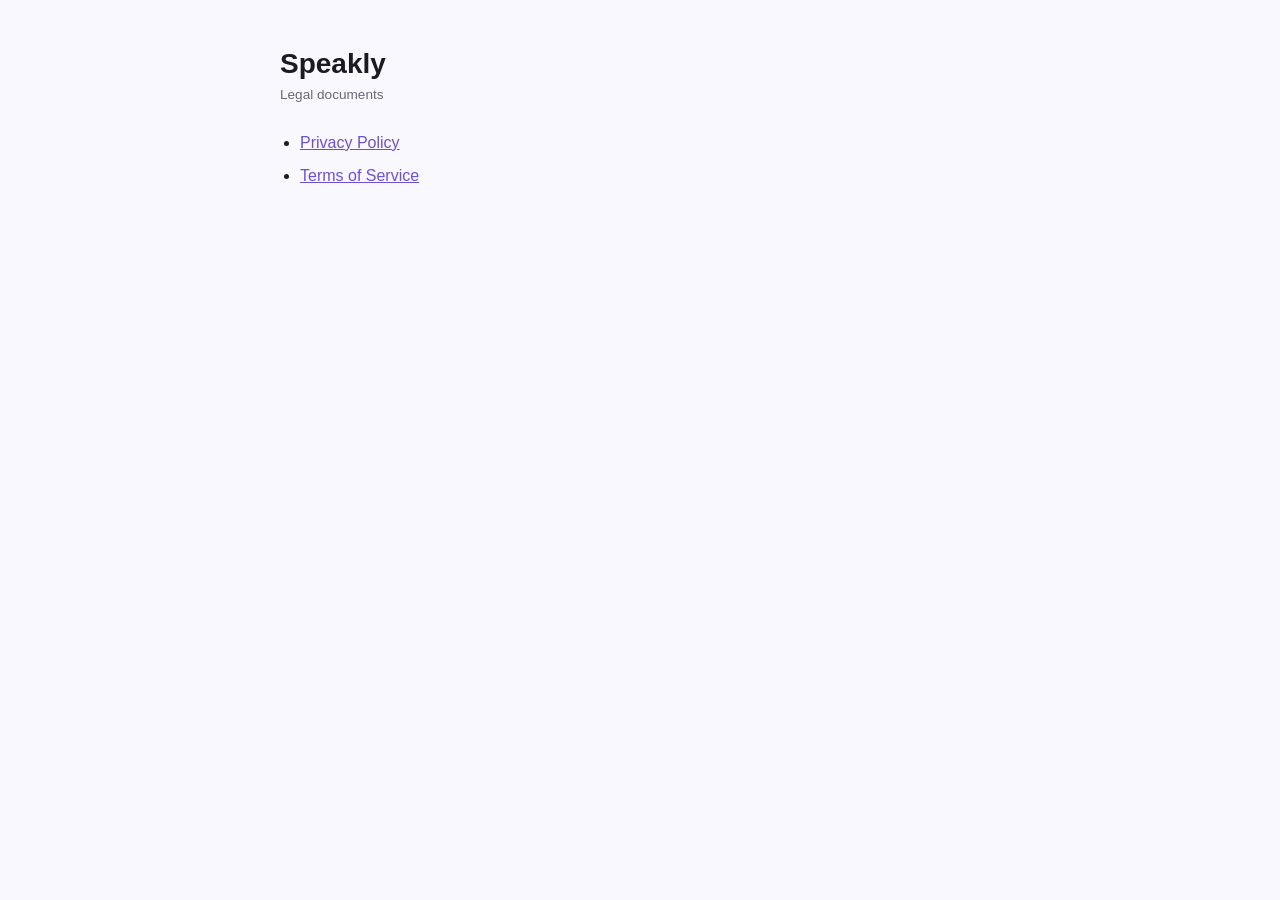
<file: index.html>
<!doctype html>
<html lang="en">
<head>
<meta charset="utf-8">
<meta name="viewport" content="width=device-width, initial-scale=1">
<title>Speakly — Legal</title>
<link rel="stylesheet" href="styles.css">
</head>
<body>
<div class="wrap">
<h1>Speakly</h1>
<p class="updated">Legal documents</p>
<ul>
<li><a href="privacy.html">Privacy Policy</a></li>
<li><a href="terms.html">Terms of Service</a></li>
</ul>
</div>
</body>
</html>
</file>
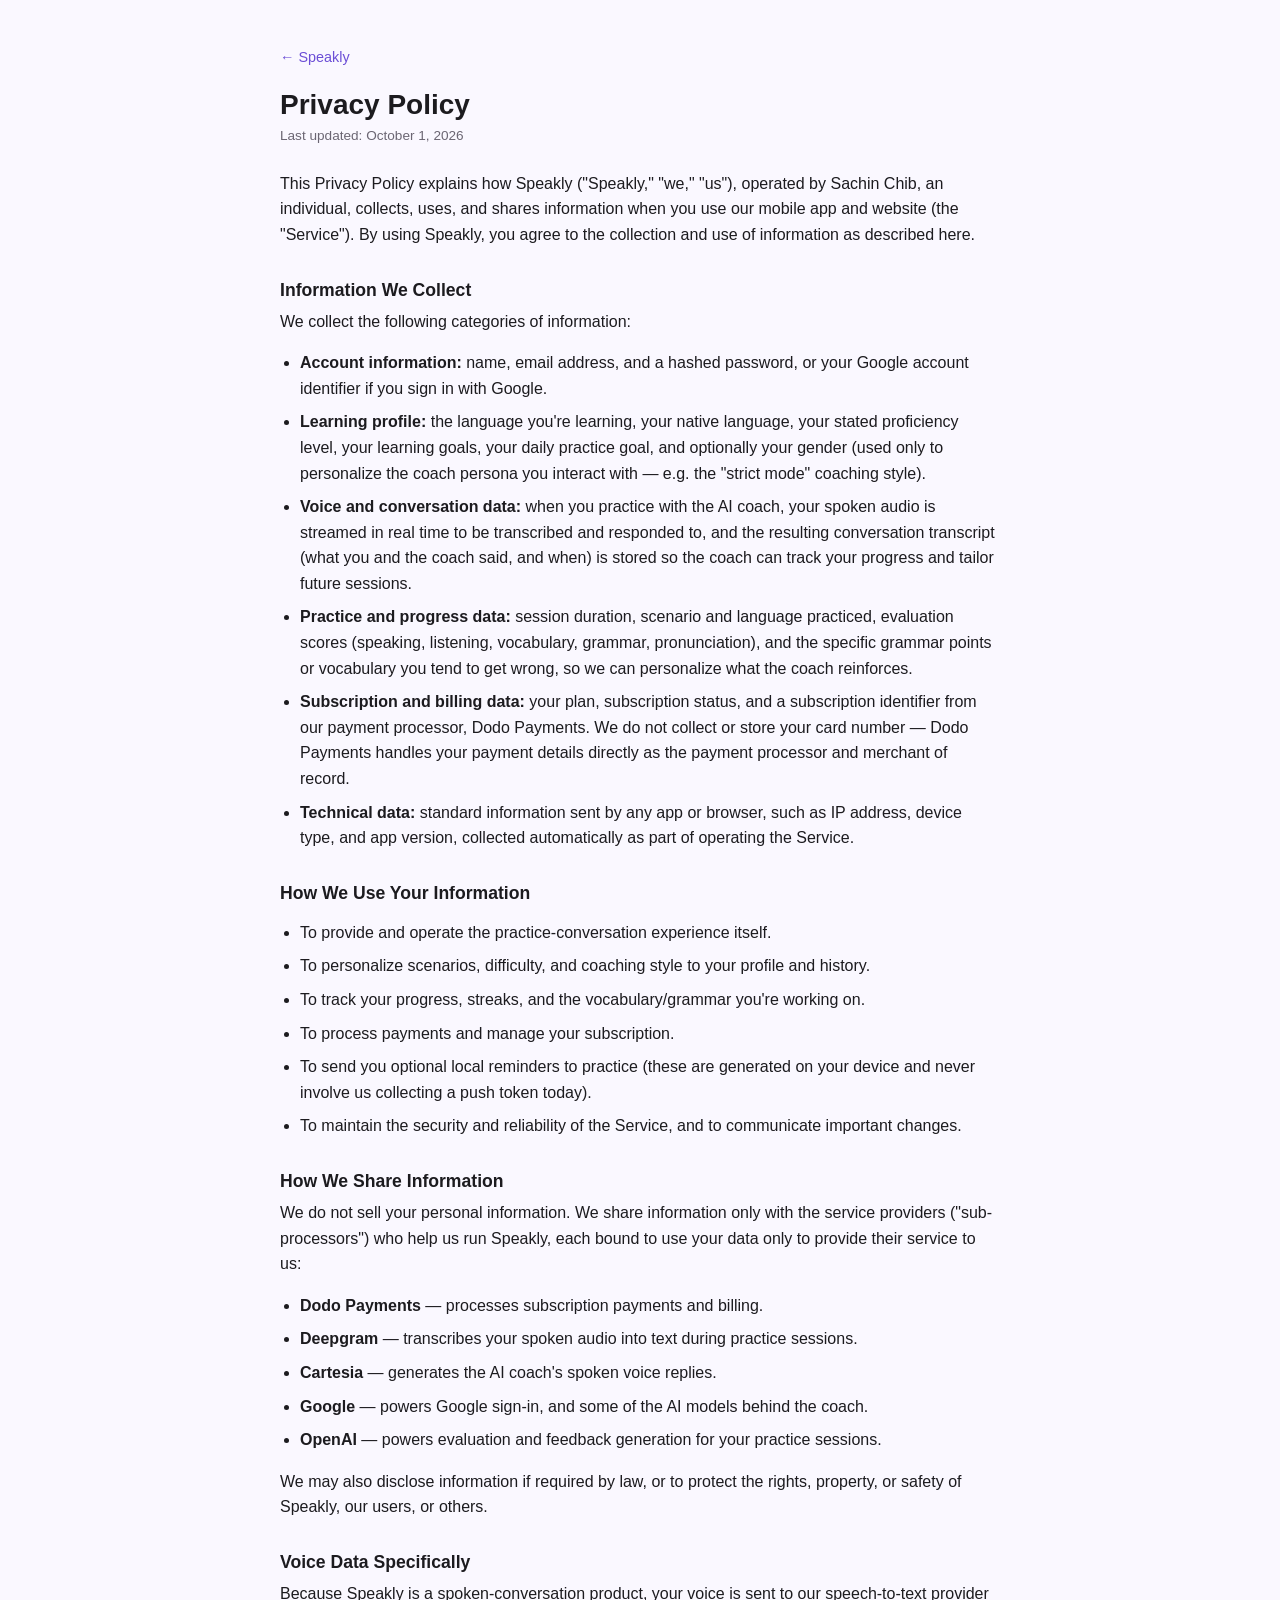
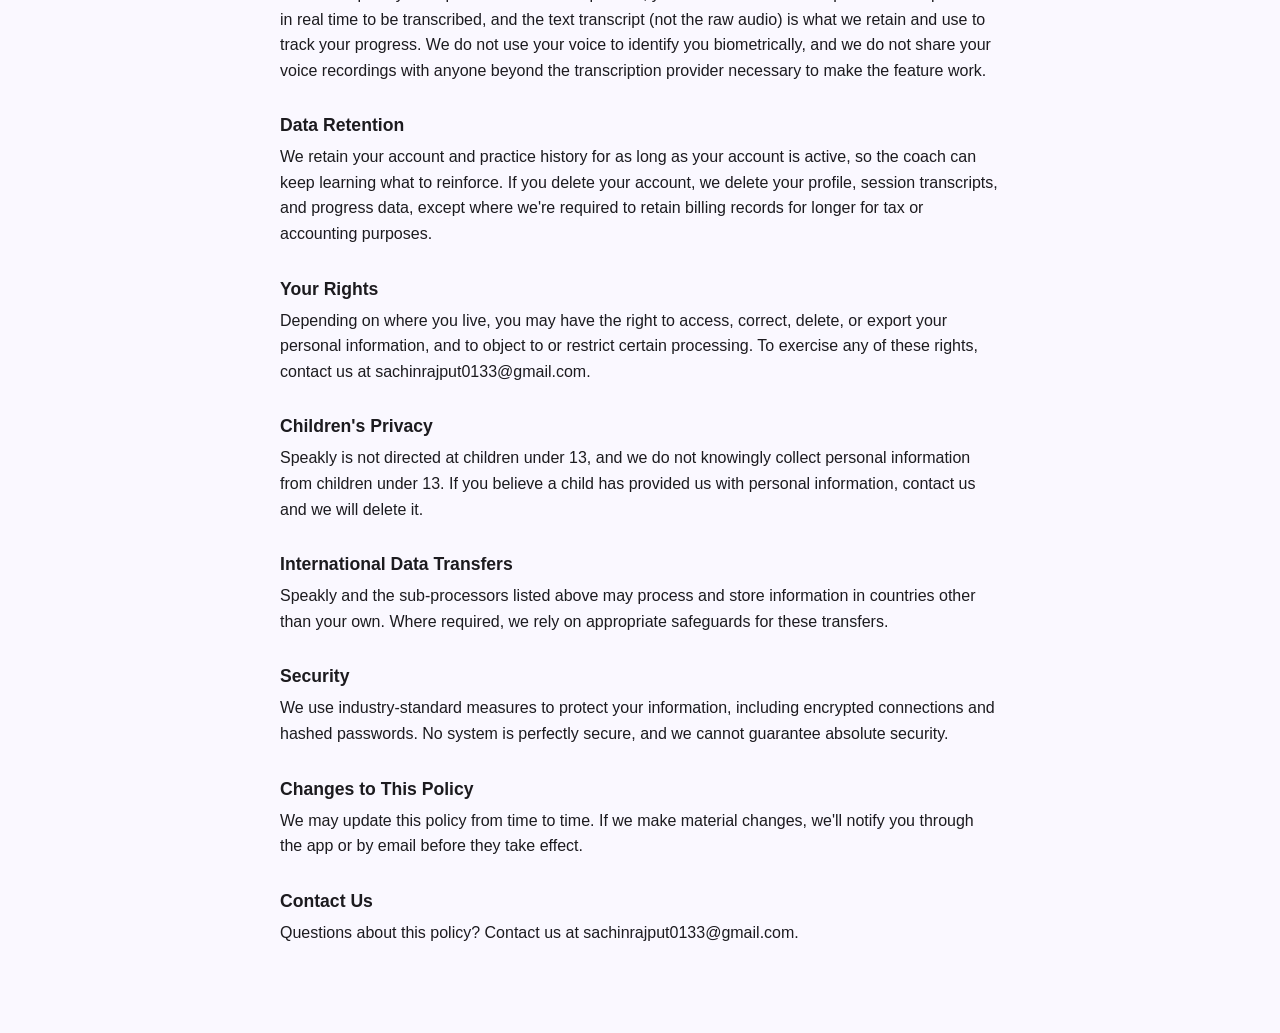
<file: privacy.html>
<!doctype html>
<html lang="en">
<head>
<meta charset="utf-8">
<meta name="viewport" content="width=device-width, initial-scale=1">
<title>Privacy Policy — Speakly</title>
<link rel="stylesheet" href="styles.css">
</head>
<body>
<div class="wrap">
<a class="back" href="index.html">&larr; Speakly</a>
<h1>Privacy Policy</h1>
<p class="updated">Last updated: October 1, 2026</p>

<p>This Privacy Policy explains how Speakly ("Speakly," "we," "us"), operated by
Sachin Chib, an individual, collects, uses, and shares information when you use our mobile app and website (the "Service").
By using Speakly, you agree to the collection and use of information as described here.</p>

<h2>Information We Collect</h2>
<p>We collect the following categories of information:</p>
<ul>
<li><strong>Account information:</strong> name, email address, and a hashed password, or your Google account identifier if you sign in with Google.</li>
<li><strong>Learning profile:</strong> the language you're learning, your native language, your stated proficiency level, your learning goals, your daily practice goal, and optionally your gender (used only to personalize the coach persona you interact with — e.g. the "strict mode" coaching style).</li>
<li><strong>Voice and conversation data:</strong> when you practice with the AI coach, your spoken audio is streamed in real time to be transcribed and responded to, and the resulting conversation transcript (what you and the coach said, and when) is stored so the coach can track your progress and tailor future sessions.</li>
<li><strong>Practice and progress data:</strong> session duration, scenario and language practiced, evaluation scores (speaking, listening, vocabulary, grammar, pronunciation), and the specific grammar points or vocabulary you tend to get wrong, so we can personalize what the coach reinforces.</li>
<li><strong>Subscription and billing data:</strong> your plan, subscription status, and a subscription identifier from our payment processor, Dodo Payments. We do not collect or store your card number — Dodo Payments handles your payment details directly as the payment processor and merchant of record.</li>
<li><strong>Technical data:</strong> standard information sent by any app or browser, such as IP address, device type, and app version, collected automatically as part of operating the Service.</li>
</ul>

<h2>How We Use Your Information</h2>
<ul>
<li>To provide and operate the practice-conversation experience itself.</li>
<li>To personalize scenarios, difficulty, and coaching style to your profile and history.</li>
<li>To track your progress, streaks, and the vocabulary/grammar you're working on.</li>
<li>To process payments and manage your subscription.</li>
<li>To send you optional local reminders to practice (these are generated on your device and never involve us collecting a push token today).</li>
<li>To maintain the security and reliability of the Service, and to communicate important changes.</li>
</ul>

<h2>How We Share Information</h2>
<p>We do not sell your personal information. We share information only with the service providers ("sub-processors") who help us run Speakly, each bound to use your data only to provide their service to us:</p>
<ul>
<li><strong>Dodo Payments</strong> — processes subscription payments and billing.</li>
<li><strong>Deepgram</strong> — transcribes your spoken audio into text during practice sessions.</li>
<li><strong>Cartesia</strong> — generates the AI coach's spoken voice replies.</li>
<li><strong>Google</strong> — powers Google sign-in, and some of the AI models behind the coach.</li>
<li><strong>OpenAI</strong> — powers evaluation and feedback generation for your practice sessions.</li>
</ul>
<p>We may also disclose information if required by law, or to protect the rights, property, or safety of Speakly, our users, or others.</p>

<h2>Voice Data Specifically</h2>
<p>Because Speakly is a spoken-conversation product, your voice is sent to our speech-to-text provider in real time to be transcribed, and the text transcript (not the raw audio) is what we retain and use to track your progress. We do not use your voice to identify you biometrically, and we do not share your voice recordings with anyone beyond the transcription provider necessary to make the feature work.</p>

<h2>Data Retention</h2>
<p>We retain your account and practice history for as long as your account is active, so the coach can keep learning what to reinforce. If you delete your account, we delete your profile, session transcripts, and progress data, except where we're required to retain billing records for longer for tax or accounting purposes.</p>

<h2>Your Rights</h2>
<p>Depending on where you live, you may have the right to access, correct, delete, or export your personal information, and to object to or restrict certain processing. To exercise any of these rights, contact us at sachinrajput0133@gmail.com.</p>

<h2>Children's Privacy</h2>
<p>Speakly is not directed at children under 13, and we do not knowingly collect personal information from children under 13. If you believe a child has provided us with personal information, contact us and we will delete it.</p>

<h2>International Data Transfers</h2>
<p>Speakly and the sub-processors listed above may process and store information in countries other than your own. Where required, we rely on appropriate safeguards for these transfers.</p>

<h2>Security</h2>
<p>We use industry-standard measures to protect your information, including encrypted connections and hashed passwords. No system is perfectly secure, and we cannot guarantee absolute security.</p>

<h2>Changes to This Policy</h2>
<p>We may update this policy from time to time. If we make material changes, we'll notify you through the app or by email before they take effect.</p>

<h2>Contact Us</h2>
<p>Questions about this policy? Contact us at sachinrajput0133@gmail.com.</p>
</div>
</body>
</html>
</file>
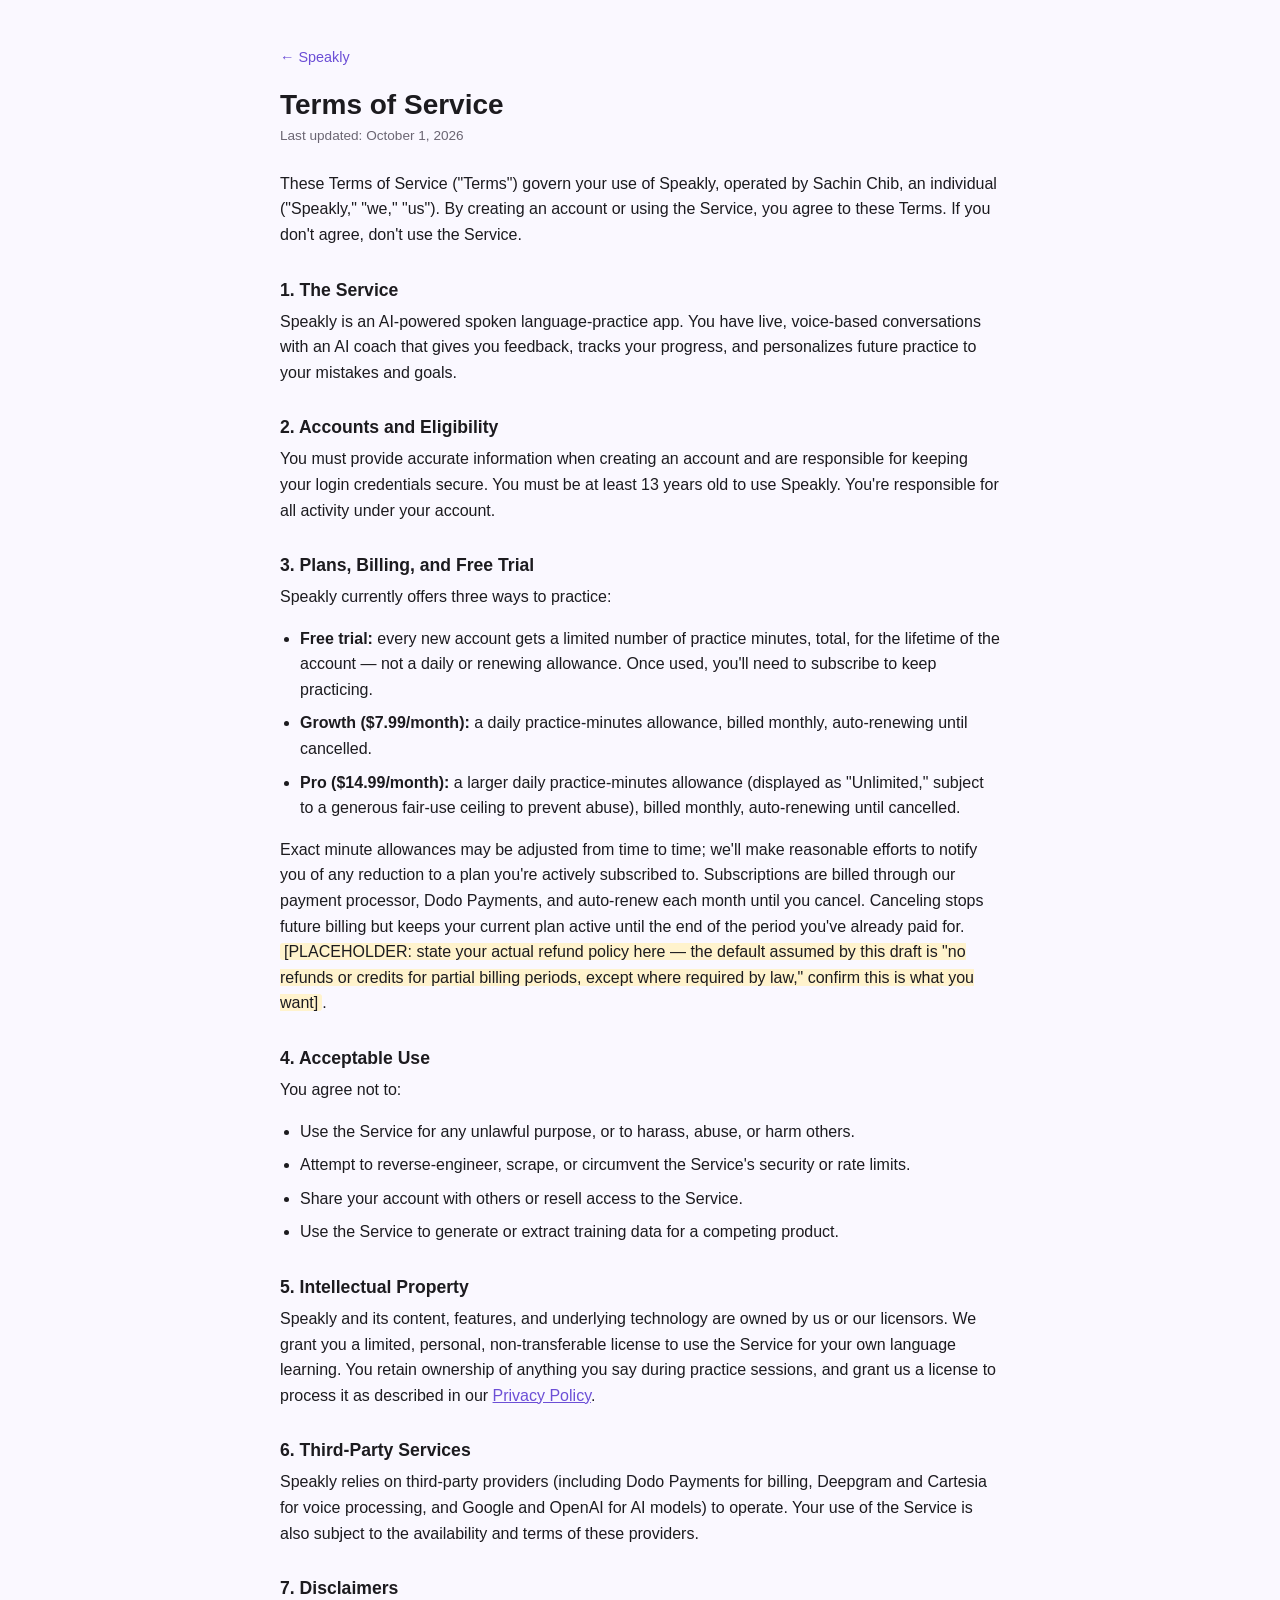
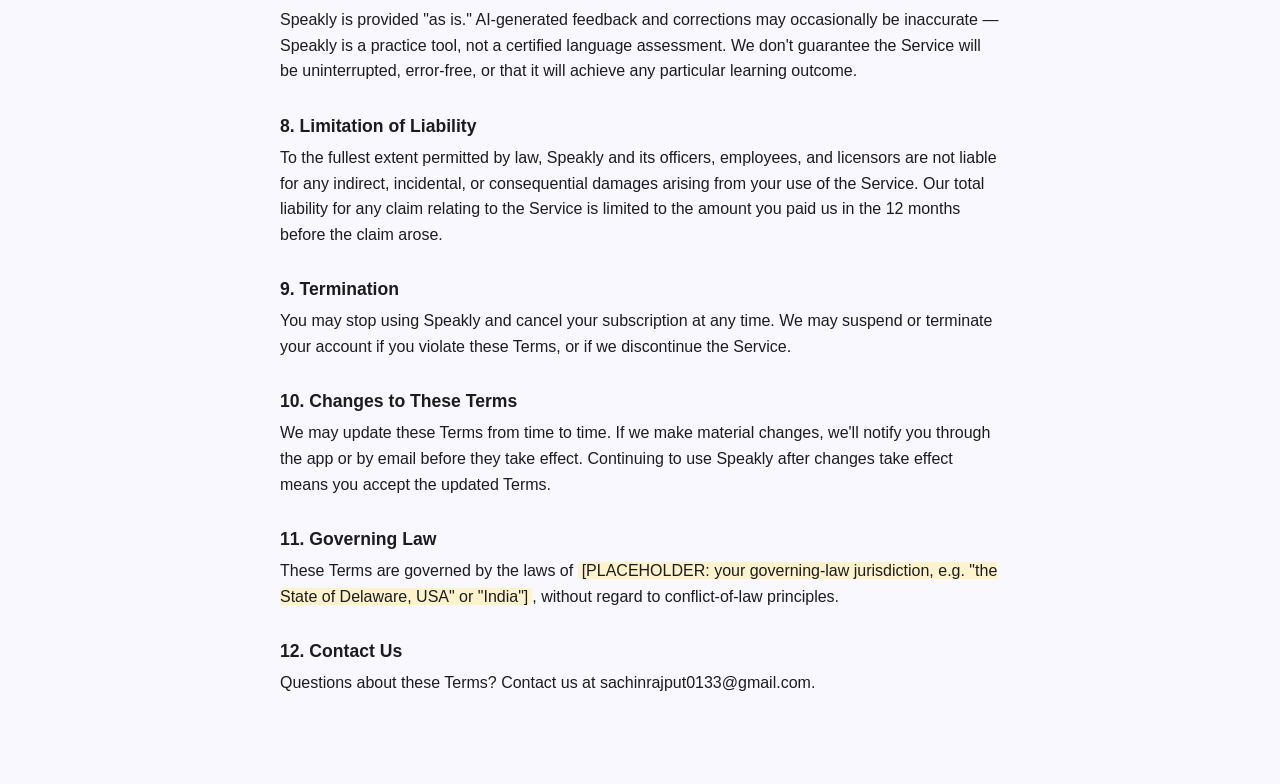
<file: terms.html>
<!doctype html>
<html lang="en">
<head>
<meta charset="utf-8">
<meta name="viewport" content="width=device-width, initial-scale=1">
<title>Terms of Service — Speakly</title>
<link rel="stylesheet" href="styles.css">
</head>
<body>
<div class="wrap">
<a class="back" href="index.html">&larr; Speakly</a>
<h1>Terms of Service</h1>
<p class="updated">Last updated: October 1, 2026</p>

<p>These Terms of Service ("Terms") govern your use of Speakly, operated by
Sachin Chib, an individual ("Speakly," "we," "us").
By creating an account or using the Service, you agree to these Terms. If you don't agree, don't use the Service.</p>

<h2>1. The Service</h2>
<p>Speakly is an AI-powered spoken language-practice app. You have live, voice-based conversations with an AI coach that gives you feedback, tracks your progress, and personalizes future practice to your mistakes and goals.</p>

<h2>2. Accounts and Eligibility</h2>
<p>You must provide accurate information when creating an account and are responsible for keeping your login credentials secure. You must be at least 13 years old to use Speakly. You're responsible for all activity under your account.</p>

<h2>3. Plans, Billing, and Free Trial</h2>
<p>Speakly currently offers three ways to practice:</p>
<ul>
<li><strong>Free trial:</strong> every new account gets a limited number of practice minutes, total, for the lifetime of the account — not a daily or renewing allowance. Once used, you'll need to subscribe to keep practicing.</li>
<li><strong>Growth ($7.99/month):</strong> a daily practice-minutes allowance, billed monthly, auto-renewing until cancelled.</li>
<li><strong>Pro ($14.99/month):</strong> a larger daily practice-minutes allowance (displayed as "Unlimited," subject to a generous fair-use ceiling to prevent abuse), billed monthly, auto-renewing until cancelled.</li>
</ul>
<p>Exact minute allowances may be adjusted from time to time; we'll make reasonable efforts to notify you of any reduction to a plan you're actively subscribed to. Subscriptions are billed through our payment processor, Dodo Payments, and auto-renew each month until you cancel. Canceling stops future billing but keeps your current plan active until the end of the period you've already paid for.
<span class="placeholder">[PLACEHOLDER: state your actual refund policy here — the default assumed by this draft is "no refunds or credits for partial billing periods, except where required by law," confirm this is what you want]</span>.</p>

<h2>4. Acceptable Use</h2>
<p>You agree not to:</p>
<ul>
<li>Use the Service for any unlawful purpose, or to harass, abuse, or harm others.</li>
<li>Attempt to reverse-engineer, scrape, or circumvent the Service's security or rate limits.</li>
<li>Share your account with others or resell access to the Service.</li>
<li>Use the Service to generate or extract training data for a competing product.</li>
</ul>

<h2>5. Intellectual Property</h2>
<p>Speakly and its content, features, and underlying technology are owned by us or our licensors. We grant you a limited, personal, non-transferable license to use the Service for your own language learning. You retain ownership of anything you say during practice sessions, and grant us a license to process it as described in our <a href="privacy.html">Privacy Policy</a>.</p>

<h2>6. Third-Party Services</h2>
<p>Speakly relies on third-party providers (including Dodo Payments for billing, Deepgram and Cartesia for voice processing, and Google and OpenAI for AI models) to operate. Your use of the Service is also subject to the availability and terms of these providers.</p>

<h2>7. Disclaimers</h2>
<p>Speakly is provided "as is." AI-generated feedback and corrections may occasionally be inaccurate — Speakly is a practice tool, not a certified language assessment. We don't guarantee the Service will be uninterrupted, error-free, or that it will achieve any particular learning outcome.</p>

<h2>8. Limitation of Liability</h2>
<p>To the fullest extent permitted by law, Speakly and its officers, employees, and licensors are not liable for any indirect, incidental, or consequential damages arising from your use of the Service. Our total liability for any claim relating to the Service is limited to the amount you paid us in the 12 months before the claim arose.</p>

<h2>9. Termination</h2>
<p>You may stop using Speakly and cancel your subscription at any time. We may suspend or terminate your account if you violate these Terms, or if we discontinue the Service.</p>

<h2>10. Changes to These Terms</h2>
<p>We may update these Terms from time to time. If we make material changes, we'll notify you through the app or by email before they take effect. Continuing to use Speakly after changes take effect means you accept the updated Terms.</p>

<h2>11. Governing Law</h2>
<p>These Terms are governed by the laws of
<span class="placeholder">[PLACEHOLDER: your governing-law jurisdiction, e.g. "the State of Delaware, USA" or "India"]</span>, without regard to conflict-of-law principles.</p>

<h2>12. Contact Us</h2>
<p>Questions about these Terms? Contact us at sachinrajput0133@gmail.com.</p>
</div>
</body>
</html>
</file>
<file: styles.css>
body {
  margin: 0;
  background: #faf8ff;
  color: #1c1b1f;
  font-family: -apple-system, BlinkMacSystemFont, "Segoe UI", Roboto, Helvetica, Arial, sans-serif;
}
.wrap {
  max-width: 720px;
  margin: 0 auto;
  padding: 48px 20px 80px;
}
h1 {
  font-size: 1.75rem;
  margin: 0 0 4px;
}
.updated {
  color: #6b6673;
  font-size: 0.85rem;
  margin: 0 0 24px;
}
h2 {
  font-size: 1.1rem;
  margin: 32px 0 8px;
}
p {
  line-height: 1.6;
  margin: 8px 0;
}
ul {
  line-height: 1.6;
  padding-left: 20px;
}
li {
  margin-bottom: 8px;
}
a {
  color: #6c4fd6;
}
.placeholder {
  background: #fff3cd;
  padding: 0 4px;
  border-radius: 3px;
}
.back {
  display: inline-block;
  margin-bottom: 24px;
  color: #6c4fd6;
  text-decoration: none;
  font-size: 0.9rem;
}
</file>
